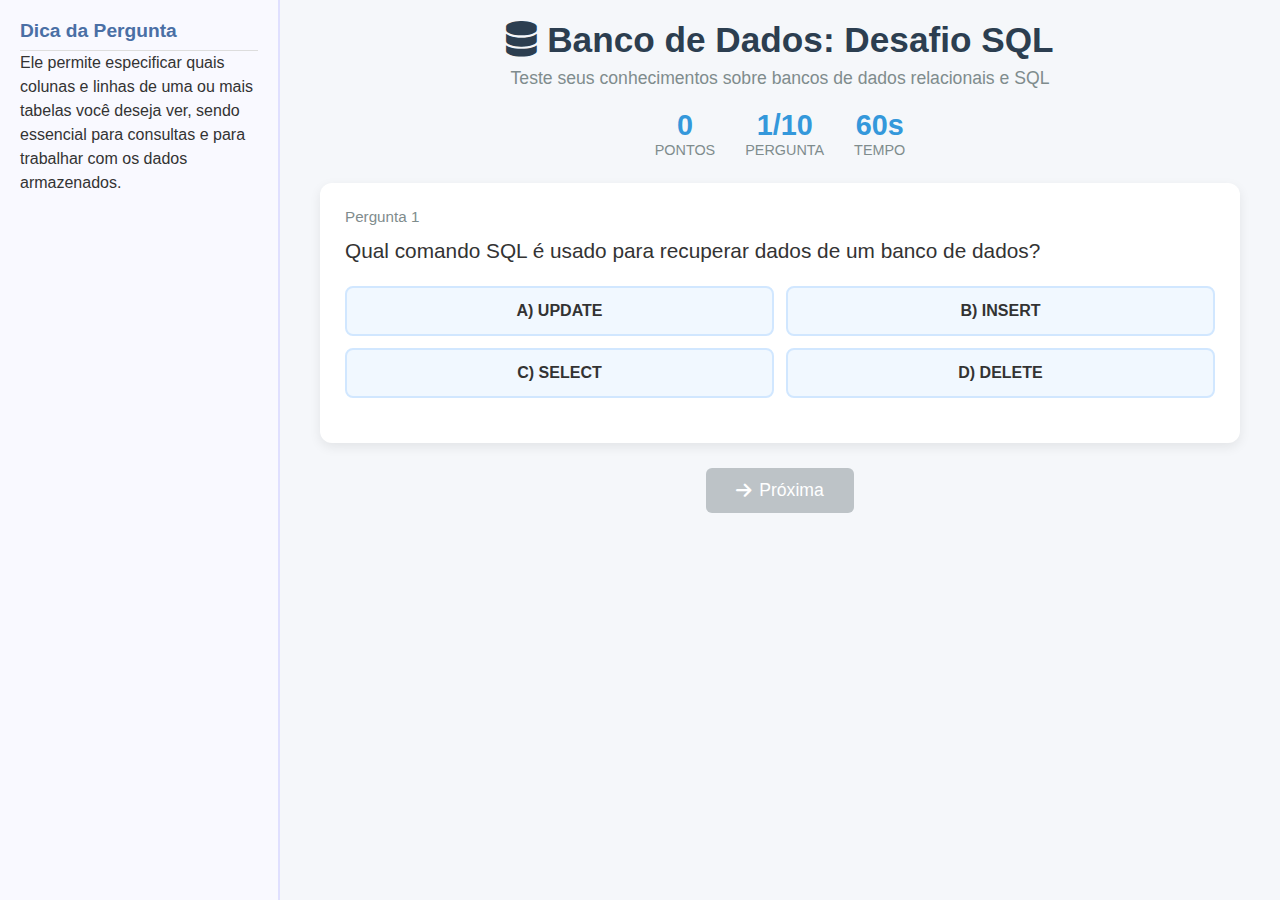
<file: index.html>
<!DOCTYPE html>
<html lang="pt-BR">
<head>
    <meta charset="UTF-8">
    <meta name="viewport" content="width=device-width, initial-scale=1.0">
    <title>Banco de Dados: Desafio SQL</title>
    <link rel="stylesheet" href="https://cdnjs.cloudflare.com/ajax/libs/font-awesome/6.4.0/css/all.min.css">
    <style>
        * {
            margin: 0;
            padding: 0;
            box-sizing: border-box;
            font-family: 'Segoe UI', Tahoma, Geneva, Verdana, sans-serif;
        }

        body {
            background-color: #f5f7fa;
            color: #333;
        }

        .container {
            display: flex;
            min-height: 100vh;
        }

        /* Painel de ajuda à esquerda */
        .help-panel {
            width: 280px;
            background-color: #f9f9ff;
            border-right: 2px solid #e0e0ff;
            padding: 20px;
            display: flex;
            flex-direction: column;
            justify-content: flex-start;
            align-items: flex-start;
            position: fixed;
            top: 0;
            left: 0;
            height: 100vh;
            overflow-y: auto;
            z-index: 10;
        }

        .help-panel h3 {
            color: #4a6fa5;
            margin-top: 0;
            font-size: 1.2em;
            border-bottom: 1px solid #ddd;
            padding-bottom: 8px;
            width: 100%;
        }

        .help-panel p {
            font-size: 1em;
            line-height: 1.5;
            color: #333;
            text-align: left;
        }

        /* Área principal do jogo */
        .game-area-wrapper {
            flex: 1;
            margin-left: 300px;
            padding: 20px;
            max-width: calc(100% - 320px);
        }

        header {
            text-align: center;
            margin-bottom: 25px;
        }

        header h1 {
            font-size: 2.2em;
            color: #2c3e50;
            margin-bottom: 8px;
        }

        .subtitle {
            color: #7f8c8d;
            font-size: 1.1em;
            margin-bottom: 20px;
        }

        .game-info {
            display: flex;
            justify-content: center;
            gap: 30px;
            margin-top: 15px;
        }

        .info-item {
            text-align: center;
        }

        .info-value {
            font-size: 1.8em;
            font-weight: bold;
            color: #3498db;
        }

        .info-label {
            font-size: 0.9em;
            color: #7f8c8d;
            text-transform: uppercase;
        }

        .question-container {
            background: white;
            padding: 25px;
            border-radius: 12px;
            box-shadow: 0 4px 12px rgba(0,0,0,0.08);
            margin-bottom: 25px;
        }

        .question-number {
            font-size: 0.95em;
            color: #7f8c8d;
            margin-bottom: 10px;
        }

        .question-text {
            font-size: 1.3em;
            margin-bottom: 20px;
            line-height: 1.5;
        }

        .code-block {
            background: #2d2d2d;
            color: #f8f8f2;
            padding: 15px;
            border-radius: 8px;
            font-family: 'Courier New', monospace;
            margin: 15px 0;
            white-space: pre;
            overflow-x: auto;
        }

        .options-container {
            display: grid;
            grid-template-columns: 1fr 1fr;
            gap: 12px;
            margin: 20px 0;
        }

        .option {
            padding: 14px;
            background: #f1f8ff;
            border: 2px solid #d1e7ff;
            border-radius: 8px;
            cursor: pointer;
            transition: all 0.2s;
            font-weight: 600;
            text-align: center;
        }

        .option:hover {
            background: #e3f2fd;
            transform: translateY(-2px);
        }

        .option.selected {
            background: #bbdefb;
            border-color: #64b5f6;
        }

        .option.correct {
            background: #d4edda;
            border-color: #28a745;
            color: #155724;
        }

        .option.incorrect {
            background: #f8d7da;
            border-color: #dc3545;
            color: #721c24;
        }

        .feedback {
            padding: 12px;
            border-radius: 6px;
            margin: 15px 0;
            text-align: center;
            font-weight: bold;
            display: none;
        }

        .feedback.correct {
            background: #d4edda;
            color: #155724;
            display: block;
        }

        .feedback.incorrect {
            background: #f8d7da;
            color: #721c24;
            display: block;
        }

        .explanation {
            margin-top: 15px;
            padding: 12px;
            background-color: #f0f8ff;
            border-left: 4px solid #4a90e2;
            font-size: 0.95em;
            color: #333;
            border-radius: 0 6px 6px 0;
            display: none;
        }

        .controls {
            text-align: center;
        }

        #next-btn {
            padding: 12px 30px;
            font-size: 1.1em;
            background: #3498db;
            color: white;
            border: none;
            border-radius: 6px;
            cursor: pointer;
            transition: background 0.3s;
            display: flex;
            align-items: center;
            gap: 8px;
            margin: 0 auto;
        }

        #next-btn:hover:not(:disabled) {
            background: #2980b9;
        }

        #next-btn:disabled {
            background: #bdc3c7;
            cursor: not-allowed;
        }

        .result-screen {
            display: none;
            text-align: center;
            padding: 40px 20px;
            background: white;
            border-radius: 12px;
            box-shadow: 0 4px 20px rgba(0,0,0,0.1);
        }

        .db-icon {
            font-size: 4em;
            color: #f39c12;
            margin-bottom: 20px;
        }

        .message {
            font-size: 1.5em;
            margin-bottom: 20px;
            color: #2c3e50;
        }

        .final-score {
            font-size: 2.5em;
            font-weight: bold;
            color: #3498db;
            margin-bottom: 25px;
        }

        #restart-btn {
            padding: 12px 30px;
            font-size: 1.1em;
            background: #2ecc71;
            color: white;
            border: none;
            border-radius: 6px;
            cursor: pointer;
            transition: background 0.3s;
            display: flex;
            align-items: center;
            gap: 8px;
            margin: 0 auto;
        }

        #restart-btn:hover {
            background: #27ae60;
        }

        /* Responsividade */
        @media (max-width: 768px) {
            .help-panel {
                display: none;
            }
            .game-area-wrapper {
                margin-left: 0;
                max-width: 100%;
                padding: 15px;
            }
            .options-container {
                grid-template-columns: 1fr;
            }
            header h1 {
                font-size: 1.8em;
            }
        }
    </style>
</head>
<body>
    <div class="container">
        <!-- Painel de Ajuda -->
        <div class="help-panel" id="help-panel">
            <h3>Dica da Pergunta</h3>
            <p id="help-text">Selecione uma opção para continuar.</p>
        </div>

        <!-- Área do Jogo -->
        <div class="game-area-wrapper">
            <header>
                <h1><i class="fas fa-database"></i> Banco de Dados: Desafio SQL</h1>
                <p class="subtitle">Teste seus conhecimentos sobre bancos de dados relacionais e SQL</p>
                
                <div class="game-info">
                    <div class="info-item">
                        <div class="info-value" id="score">0</div>
                        <div class="info-label">Pontos</div>
                    </div>
                    <div class="info-item">
                        <div class="info-value" id="question-count">1/10</div>
                        <div class="info-label">Pergunta</div>
                    </div>
                    <div class="info-item">
                        <div class="info-value" id="time">60s</div>
                        <div class="info-label">Tempo</div>
                    </div>
                </div>
            </header>
            
            <div class="game-area">
                <div class="question-container">
                    <div class="question-number">Pergunta <span id="current-question">1</span></div>
                    <div class="question-text" id="question-text">
                        Qual comando SQL é usado para recuperar dados de um banco de dados?
                    </div>
                    <div class="code-block" id="code-block" style="display: none;"></div>
                    
                    <div class="options-container">
                        <div class="option" data-option="A">A) UPDATE</div>
                        <div class="option" data-option="B">B) INSERT</div>
                        <div class="option" data-option="C">C) SELECT</div>
                        <div class="option" data-option="D">D) DELETE</div>
                    </div>
                    
                    <div class="feedback" id="feedback"></div>
                    <div class="explanation" id="explanation"></div>
                </div>
                
                <div class="controls">
                    <button id="next-btn"><i class="fas fa-arrow-right"></i> Próxima</button>
                </div>
                
                <div class="result-screen" id="result-screen">
                    <div class="db-icon">
                        <i class="fas fa-trophy"></i>
                    </div>
                    <div class="message" id="result-message">Parabéns! Você completou o desafio!</div>
                    <div class="final-score" id="final-score">0</div>
                    <button id="restart-btn"><i class="fas fa-redo"></i> Jogar Novamente</button>
                </div>
            </div>
        </div>
    </div>

    <script>
        const questions = [
            {
                question: "Qual comando SQL é usado para recuperar dados de um banco de dados?",
                options: ["UPDATE", "INSERT", "SELECT", "DELETE"],
                answer: 2,
                type: "text",
                explanation: "O comando SELECT é usado para consultar e recuperar dados de uma ou mais tabelas em um banco de dados relacional.",
                helpText: "Ele permite especificar quais colunas e linhas de uma ou mais tabelas você deseja ver, sendo essencial para consultas e para trabalhar com os dados armazenados. "
            },
            {
                question: "Qual é a cláusula usada para filtrar registros em uma consulta SQL?",
                options: ["FILTER", "WHERE", "HAVING", "CONDITION"],
                answer: 1,
                type: "text",
                explanation: "A cláusula WHERE filtra os registros com base em uma condição específica. Ela é aplicada antes do agrupamento (GROUP BY).",
                helpText: "Use esta cláusula após o nome da tabela para selecionar apenas linhas que atendam a uma condição."
            },
            {
                question: "Analise o seguinte comando SQL:",
                code: "SELECT nome, email FROM usuarios WHERE idade > 18;",
                question2: "O que este comando faz?",
                options: [
                    "Seleciona todos os campos da tabela usuarios",
                    "Seleciona nome e email de usuários com mais de 18 anos",
                    "Atualiza o email dos usuários maiores de 18 anos",
                    "Deleta usuários com menos de 18 anos"
                ],
                answer: 1,
                type: "code",
                explanation: "Este comando seleciona apenas as colunas 'nome' e 'email' da tabela 'usuarios', mas somente para registros onde a idade é maior que 18 anos.",
                helpText: "Lembre-se: SELECT escolhe colunas, WHERE filtra linhas. Aqui, só usuários com idade > 18 são listados."
            },
            {
                question: "Qual comando SQL é usado para adicionar um novo registro a uma tabela?",
                options: ["ADD", "INSERT INTO", "CREATE", "APPEND"],
                answer: 1,
                type: "text",
                explanation: "O comando INSERT INTO é usado para inserir novos registros (linhas) em uma tabela existente.",
                helpText: "Este comando adiciona uma nova linha à tabela. A estrutura básica é: INSERT INTO tabela (colunas) VALUES (valores)."
            },
            {
                question: "Qual é a chave primária (Primary Key) em um banco de dados relacional?",
                options: [
                    "Um campo que pode conter valores duplicados",
                    "Um campo que referencia outra tabela",
                    "Um campo único que identifica cada registro de forma exclusiva",
                    "Um campo que armazena senhas criptografadas"
                ],
                answer: 2,
                type: "text",
                explanation: "A chave primária garante que cada registro em uma tabela seja único e não nulo. É essencial para identificar linhas de forma confiável.",
                helpText: "Ela deve ser única e não pode ser nula. É como o CPF de uma pessoa em um sistema de cadastro."
            },
            {
                question: "Analise o seguinte comando SQL:",
                code: "UPDATE produtos SET preco = preco * 1.1 WHERE categoria = 'eletronicos';",
                question2: "O que este comando faz?",
                options: [
                    "Aumenta em 10% o preço dos produtos eletrônicos",
                    "Define o preço de todos os produtos como 1.1",
                    "Cria uma nova categoria chamada 'eletronicos'",
                    "Remove 10% do preço dos produtos eletrônicos"
                ],
                answer: 0,
                type: "code",
                explanation: "O comando multiplica o preço atual por 1.1 (equivalente a um aumento de 10%) apenas para produtos na categoria 'eletronicos'.",
                helpText: "UPDATE modifica dados existentes. Aqui, apenas produtos da categoria 'eletronicos' têm seu preço aumentado em 10%."
            },
            {
                question: "Qual é a finalidade da cláusula JOIN em SQL?",
                options: [
                    "Combinar linhas de duas ou mais tabelas com base em uma coluna relacionada",
                    "Excluir registros duplicados de uma tabela",
                    "Ordenar os resultados de uma consulta",
                    "Criar uma nova tabela a partir de outra"
                ],
                answer: 0,
                type: "text",
                explanation: "JOIN é usado para combinar dados de duas ou mais tabelas com base em uma coluna comum (como uma chave estrangeira).",
                helpText: "JOIN conecta tabelas usando colunas relacionadas, como ID de cliente em 'pedidos' e 'clientes'."
            },
            {
                question: "O que representa o conceito de 'normalização' em bancos de dados?",
                options: [
                    "O processo de converter dados em um formato padrão",
                    "A técnica de organizar dados para reduzir redundâncias e dependências",
                    "A criação de backups automáticos do banco de dados",
                    "A criptografia de dados sensíveis no banco"
                ],
                answer: 1,
                type: "text",
                explanation: "A normalização elimina redundâncias e evita anomalias de atualização, inserção e exclusão, organizando os dados em tabelas bem estruturadas.",
                helpText: "É um processo de design que evita repetição de dados e mantém a integridade do banco."
            },
            {
                question: "Analise o seguinte comando SQL:",
                code: "DELETE FROM pedidos WHERE data < '2020-01-01';",
                question2: "O que este comando faz?",
                options: [
                    "Remove todos os pedidos feitos antes de 2020",
                    "Arquiva pedidos antigos em outra tabela",
                    "Atualiza a data dos pedidos antigos",
                    "Seleciona pedidos feitos antes de 2020"
                ],
                answer: 0,
                type: "code",
                explanation: "O comando DELETE remove permanentemente os registros da tabela 'pedidos' cuja data seja anterior a 1º de janeiro de 2020.",
                helpText: "DELETE remove linhas permanentemente. Sem WHERE, apagaria toda a tabela!"
            },
            {
                question: "Qual é a diferença entre DELETE e TRUNCATE em SQL?",
                options: [
                    "DELETE remove a tabela inteira, TRUNCATE remove apenas os dados",
                    "TRUNCATE é mais lento que DELETE para grandes volumes de dados",
                    "DELETE remove registros um por um e pode ser revertido, TRUNCATE remove todos os dados rapidamente e não pode ser revertido",
                    "Não há diferença, ambos fazem a mesma coisa"
                ],
                answer: 2,
                type: "text",
                explanation: "DELETE remove linhas com base em uma condição e pode ser desfeito (com ROLLBACK em transações). TRUNCATE remove todos os dados da tabela de forma rápida e irreversível, sem registrar cada exclusão individualmente.",
                helpText: "DELETE é mais seguro (permite rollback), TRUNCATE é mais rápido, mas não pode ser desfeito."
            }
        ];

        let currentQuestion = 0;
        let score = 0;
        let selectedOption = null;
        let gameActive = true;
        let timer;
        let timeLeft = 60;

        const questionText = document.getElementById('question-text');
        const codeBlock = document.getElementById('code-block');
        const options = document.querySelectorAll('.option');
        const feedback = document.getElementById('feedback');
        const explanationEl = document.getElementById('explanation');
        const nextBtn = document.getElementById('next-btn');
        const scoreDisplay = document.getElementById('score');
        const questionCount = document.getElementById('question-count');
        const currentQuestionDisplay = document.getElementById('current-question');
        const timeDisplay = document.getElementById('time');
        const resultScreen = document.getElementById('result-screen');
        const finalScore = document.getElementById('final-score');
        const resultMessage = document.getElementById('result-message');
        const restartBtn = document.getElementById('restart-btn');
        const helpTextEl = document.getElementById('help-text');

        function initGame() {
            currentQuestion = 0;
            score = 0;
            gameActive = true;
            timeLeft = 60;
            updateScore();
            showQuestion();
            startTimer();
            resultScreen.style.display = 'none';
            nextBtn.style.display = 'inline-flex';
        }

        function showQuestion() {
            if (currentQuestion >= questions.length) {
                endGame();
                return;
            }
            
            const q = questions[currentQuestion];
            currentQuestionDisplay.textContent = currentQuestion + 1;
            questionCount.textContent = `${currentQuestion + 1}/${questions.length}`;
            
            // Atualiza o painel de ajuda
            helpTextEl.textContent = q.helpText || "Dica disponível para esta pergunta.";
            
            if (q.type === "code") {
                questionText.innerHTML = `${q.question}<br><br>${q.question2}`;
                codeBlock.textContent = q.code;
                codeBlock.style.display = 'block';
            } else {
                questionText.textContent = q.question;
                codeBlock.style.display = 'none';
            }
            
            options.forEach((option, index) => {
                option.textContent = `${String.fromCharCode(65 + index)}) ${q.options[index]}`;
                option.classList.remove('selected', 'correct', 'incorrect');
                option.style.pointerEvents = 'auto';
            });
            
            selectedOption = null;
            feedback.style.display = 'none';
            explanationEl.style.display = 'none';
            nextBtn.disabled = true;
        }

        function checkAnswer(selectedIndex) {
            if (!gameActive) return;
            
            const q = questions[currentQuestion];
            const isCorrect = selectedIndex === q.answer;
            
            options.forEach((option, index) => {
                option.style.pointerEvents = 'none';
                if (index === q.answer) {
                    option.classList.add('correct');
                } else if (index === selectedIndex) {
                    option.classList.add('incorrect');
                }
            });
            
            if (isCorrect) {
                score += 10;
                updateScore();
                feedback.textContent = "Correto! Ótima resposta!";
                feedback.className = "feedback correct";
            } else {
                feedback.textContent = `Incorreto! A resposta correta era: ${q.options[q.answer]}`;
                feedback.className = "feedback incorrect";
            }
            
            explanationEl.textContent = q.explanation;
            explanationEl.style.display = 'block';
            feedback.style.display = 'block';
            nextBtn.disabled = false;
        }

        function updateScore() {
            scoreDisplay.textContent = score;
        }

        function startTimer() {
            clearInterval(timer);
            timer = setInterval(() => {
                timeLeft--;
                timeDisplay.textContent = `${timeLeft}s`;
                if (timeLeft <= 0) {
                    clearInterval(timer);
                    timeUp();
                }
            }, 1000);
        }

        function timeUp() {
            gameActive = false;
            feedback.textContent = "Tempo esgotado!";
            feedback.className = "feedback incorrect";
            feedback.style.display = 'block';
            
            const q = questions[currentQuestion];
            options.forEach((option, index) => {
                option.style.pointerEvents = 'none';
                if (index === q.answer) {
                    option.classList.add('correct');
                }
            });
            
            explanationEl.textContent = q.explanation;
            explanationEl.style.display = 'block';
            nextBtn.disabled = false;
        }

        function endGame() {
            clearInterval(timer);
            gameActive = false;
            resultScreen.style.display = 'block';
            finalScore.textContent = score;
            
            if (score >= 80) {
                resultMessage.textContent = "Mestre do SQL! Excelente desempenho!";
            } else if (score >= 60) {
                resultMessage.textContent = "Ótimo trabalho! Você conhece bem bancos de dados!";
            } else if (score >= 40) {
                resultMessage.textContent = "Bom esforço! Continue estudando!";
            } else {
                resultMessage.textContent = "Precisa estudar mais! Não desista!";
            }
            
            nextBtn.style.display = 'none';
        }

        options.forEach(option => {
            option.addEventListener('click', () => {
                if (selectedOption !== null || !gameActive) return;
                selectedOption = option.dataset.option;
                const selectedIndex = Array.from(options).indexOf(option);
                checkAnswer(selectedIndex);
            });
        });

        nextBtn.addEventListener('click', () => {
            currentQuestion++;
            if (currentQuestion < questions.length) {
                timeLeft = 60;
                timeDisplay.textContent = `${timeLeft}s`;
                startTimer();
                showQuestion();
            } else {
                endGame();
            }
        });

        restartBtn.addEventListener('click', initGame);

        initGame();
    </script>
</body>
</html>
</file>
